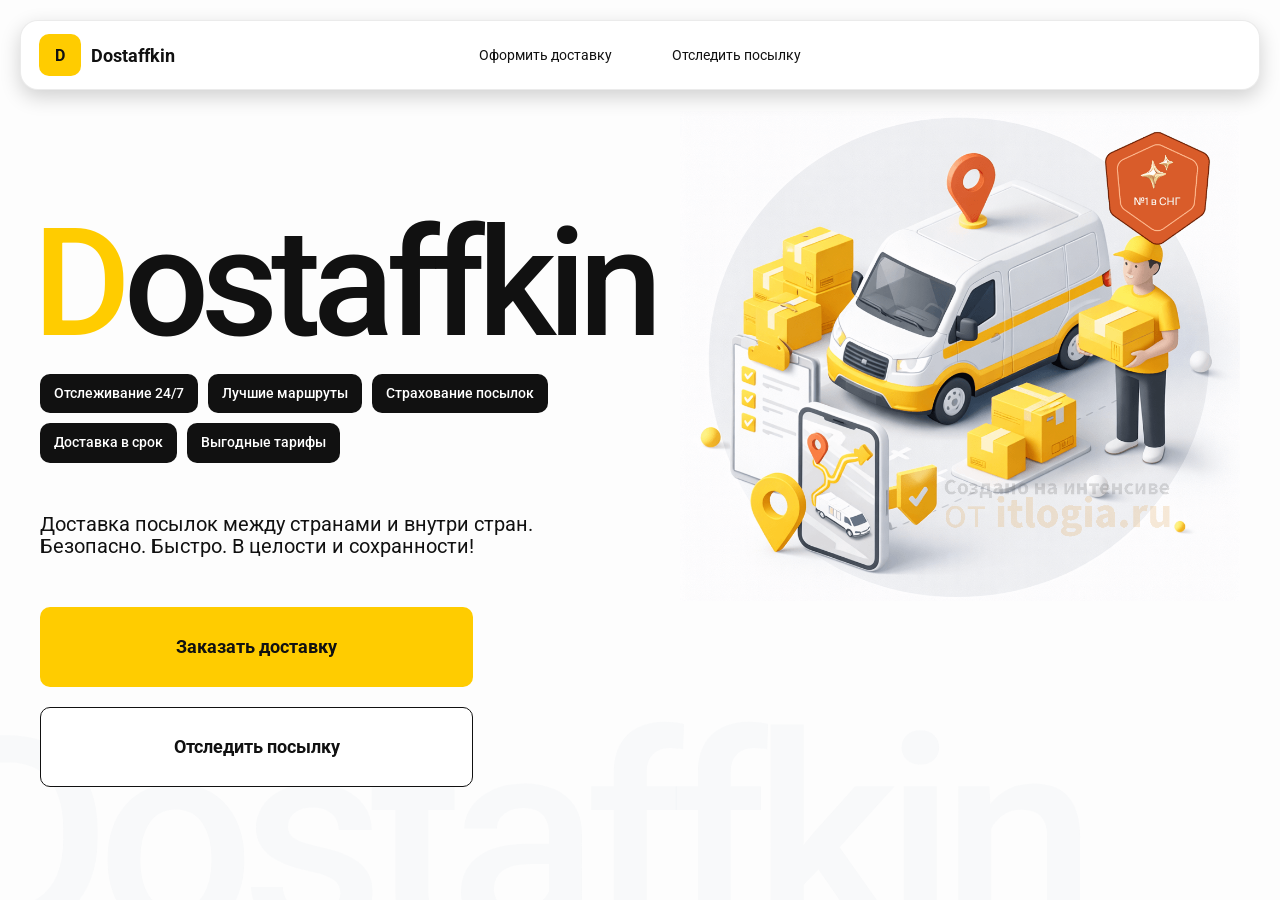
<file: index.html>
﻿<!doctype html>
<html lang="ru">
<head>
    <meta charset="utf-8" />
    <meta name="viewport" content="width=device-width,initial-scale=1,maximum-scale=1,user-scalable=0" />
    <title>Dostaffkin — Доставка посылок между странами и внутри стран. Безопасно. Быстро. В целости и сохранности!</title>

    <link href="styles/base.css" rel="stylesheet" />
    <link href="styles/base_adaptive.css" rel="stylesheet" />
    <link href="styles/index.css" rel="stylesheet" />
    <link href="styles/index_adaptive.css" rel="stylesheet" />
</head>
<body>
    <div class="container">
        <header class="header">
            <a class="header-brand" href="#">
                <div class="header-logo">D</div>
                <div class="header-title">Dostaffkin</div>
            </a>
            <nav class="header-menu">
                <a class="header-link" href="./order.html">Оформить <span>доставку</span></a>
                <a class="header-link" href="./track.html">Отследить <span>посылку</span></a>
            </nav>
        </header>
        <main class="main">
            <section class="main-info">
                <div class="main-title">
                    <span>D</span>ostaffkin
                </div>
                <div class="main-features">
                    <div class="main-feature">Отслеживание 24/7</div>
                    <div class="main-feature">Лучшие маршруты</div>
                    <div class="main-feature">Страхование посылок</div>
                    <div class="main-feature">Доставка в срок</div>
                    <div class="main-feature">Выгодные тарифы</div>
                </div>
                <div class="main-description">
                    Доставка посылок между странами и внутри стран.
                    Безопасно. Быстро. В целости и сохранности!
                </div>
                <div class="main-actions">
                    <a class="button" type="button" href="./order.html">Заказать доставку</a>
                    <a class="button button-white" type="button" href="./track.html">Отследить посылку</a>
                </div>
            </section>
            <div class="main-title-ghost">Dostaffkin</div>
            <section class="main-image">
                <img src="images/main-image.png" alt="Main image" />
            </section>
        </main>


    </div>
   
</body>
</html>
</file>
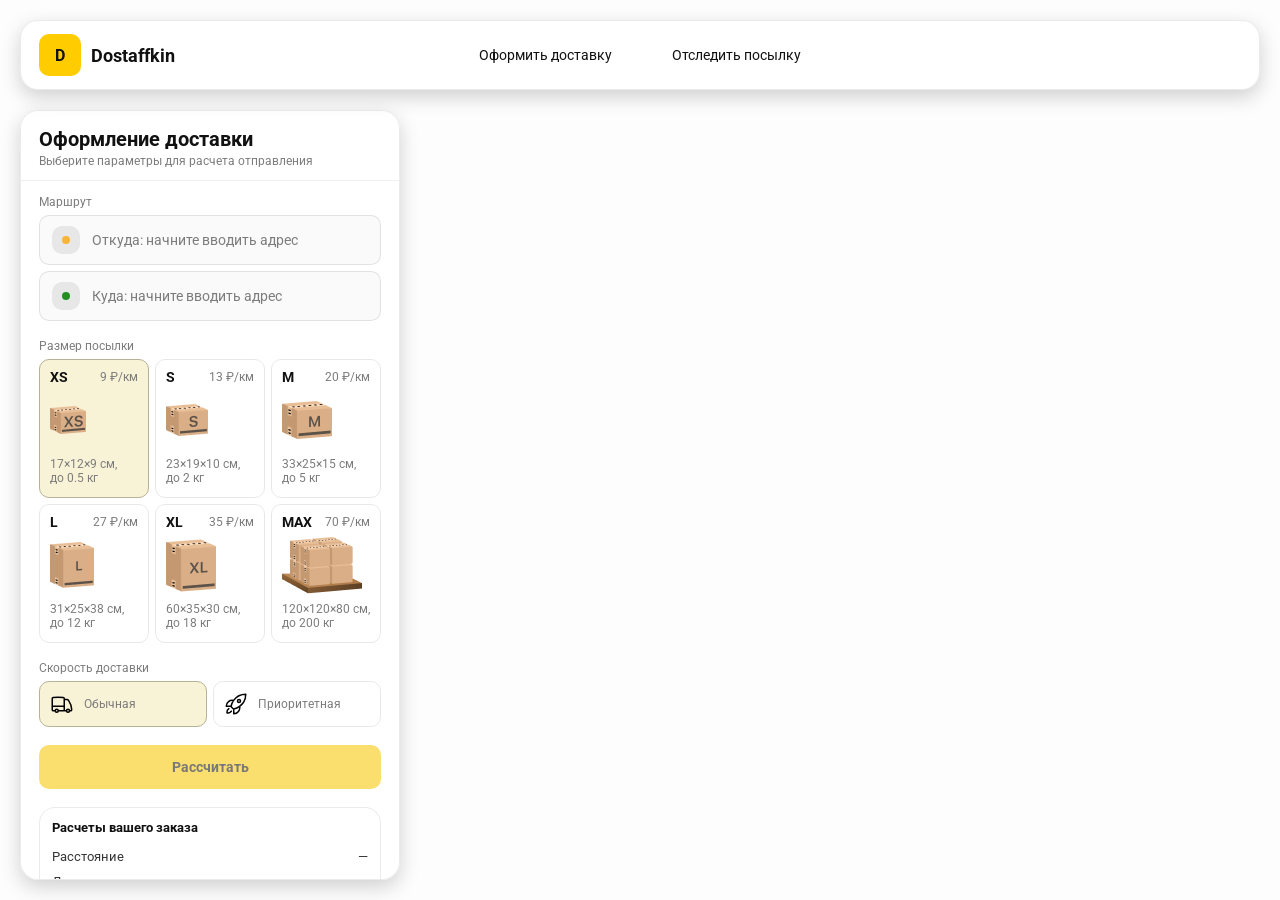
<file: order.html>
<!doctype html>
<html lang="ru">
<head>
    <meta charset="utf-8" />
    <meta name="viewport" content="width=device-width,initial-scale=1,maximum-scale=1,user-scalable=0" />
    <title>Оформление доставки</title>

    <link rel="stylesheet" href="styles/base.css" />
    <link rel="stylesheet" href="styles/base_adaptive.css" />

    <link rel="stylesheet" href="styles/order.css" />
    <link rel="stylesheet" href="styles/order_adaptive.css" />

    <script src="https://testologia.ru/ymc_min.js" data-apikey="6a11ed86-f85a-4d08-baf3-405ab1f0d4d2" data-suggest-apikey="a82c4002-8555-41b5-a710-8b1f7c60e62c"></script>
</head>
<body>
    <div id="map"></div>

    <header class="header">
        <a class="header-brand" href="./index.html">
            <div class="header-logo">D</div>
            <div class="header-title">Dostaffkin</div>
        </a>
        <nav class="header-menu">
            <a class="header-link" href="#">Оформить <span>доставку</span></a>
            <a class="header-link" href="./track.html">Отследить <span>посылку</span></a>
        </nav>
    </header>

    <aside class="main" id="sidebar">
        <div class="main-header">
            <div class="main-title">Оформление доставки</div>
            <div class="main-text">Выберите параметры для расчета отправления</div>
        </div>
        <div class="main-content">
            <div class="main-route">
                <div class="main-block-title">Маршрут</div>
                <div class="main-fields">
                    <div class="main-field" id="fromField">
                        <div class="main-pin"></div>
                        <input id="from" placeholder="Откуда: начните вводить адрес" autocomplete="off" />
                        <div class="main-ac" id="fromAc" role="listbox" aria-label="Подсказки адресов"></div>
                    </div>

                    <div class="main-field" id="toField">
                        <div class="main-pin"></div>
                        <input id="to" placeholder="Куда: начните вводить адрес" autocomplete="off" />
                        <div class="main-ac" id="toAc" role="listbox" aria-label="Подсказки адресов"></div>
                    </div>
                </div>
            </div>
            <div class="main-package">
                <div class="main-block-title">Размер посылки</div>

                <div class="main-sizes">
                    <div class="main-size-card is-active" data-value="xs">
                        <div class="main-size-top">
                            <div class="main-size-label">XS</div>
                            <div class="main-size-rate">9 ₽/км</div>
                        </div>
                        <div class="main-size-media">
                            <img src="images/sizes/xs.png" alt="Короб XS" />
                        </div>
                        <div class="main-size-description">17×12×9 см,<br>до 0.5 кг</div>
                    </div>

                    <div class="main-size-card" data-value="s">
                        <div class="main-size-top">
                            <div class="main-size-label">S</div>
                            <div class="main-size-rate">13 ₽/км</div>
                        </div>
                        <div class="main-size-media">
                            <img src="images/sizes/s.png" alt="Короб S" />
                        </div>
                        <div class="main-size-description">23×19×10 см,<br>до 2 кг</div>
                    </div>

                    <div class="main-size-card" data-value="m">
                        <div class="main-size-top">
                            <div class="main-size-label">M</div>
                            <div class="main-size-rate">20 ₽/км</div>
                        </div>
                        <div class="main-size-media">
                            <img src="images/sizes/m.png" alt="Короб M" />
                        </div>
                        <div class="main-size-description">33×25×15 см,<br>до 5 кг</div>
                    </div>

                    <div class="main-size-card" data-value="l">
                        <div class="main-size-top">
                            <div class="main-size-label">L</div>
                            <div class="main-size-rate">27 ₽/км</div>
                        </div>
                        <div class="main-size-media">
                            <img src="images/sizes/l.png" alt="Короб L" />
                        </div>
                        <div class="main-size-description">31×25×38 см,<br>до 12 кг</div>
                    </div>

                    <div class="main-size-card" data-value="xl">
                        <div class="main-size-top">
                            <div class="main-size-label">XL</div>
                            <div class="main-size-rate">35 ₽/км</div>
                        </div>
                        <div class="main-size-media">
                            <img src="images/sizes/xl.png" alt="Короб XL" />
                        </div>
                        <div class="main-size-description">60×35×30 см,<br>до 18 кг</div>
                    </div>

                    <div class="main-size-card" data-value="max">
                        <div class="main-size-top">
                            <div class="main-size-label">MAX</div>
                            <div class="main-size-rate">70 ₽/км</div>
                        </div>
                        <div class="main-size-media main-size-media-palleta">
                            <img src="images/sizes/max.png" alt="Паллета" />
                        </div>
                        <div class="main-size-description">120×120×80 см,<br>до 200 кг</div>
                    </div>
                </div>
            </div>
            <div class="main-speed">
                <div class="main-block-title">Скорость доставки</div>

                <div class="main-speeds">
                    <div class="main-speed-card is-active" data-value="regular">
                        <img class="main-speed-media" src="images/icons/regular.svg" alt="Regular" />
                        <div class="main-speed-description">Обычная</div>
                    </div>
                    <div class="main-speed-card" data-value="fast">
                        <img class="main-speed-media" src="images/icons/fast.svg" alt="Fast" />
                        <div class="main-speed-description">Приоритетная</div>
                    </div>

                </div>
            </div>
            <div class="main-calculate-block">
                <button id="calc" class="button calculate-button" type="button" disabled>Рассчитать</button>
            </div>
            <div class="main-result" id="result">
                <div class="main-result-title">Расчеты вашего заказа</div>
                <div class="main-result-lines">
                    <div class="main-result-line"><span>Расстояние</span><span id="distanceValue">—</span></div>
                    <div class="main-result-line"><span>Доставим через</span><span id="durationValue">—</span></div>
                    <div class="main-result-line"><span>Тариф</span><span id="rateValue">—</span></div>
                </div>
                <div class="main-price">
                    <div class="main-price-label">Итого</div>
                    <div class="main-price-value" id="totalValue">—</div>
                </div>
            </div>
            <div class="main-order-box">
                <div class="main-order-form" id="orderForm">
                    <div class="main-order-title">Оформление доставки</div>
                    <div class="main-block-info-row">
                        <div class="main-block-title">Контакты</div>
                        <div class="order-fields">
                            <div class="main-field">
                                <input id="customerName" placeholder="Ваше имя" autocomplete="off" />
                            </div>
                            <div class="main-field">
                                <input id="customerPhone" placeholder="Ваш телефон" autocomplete="off" inputmode="tel" />
                            </div>
                        </div>
                    </div>
                    <div class="main-block-info-row extra-info">
                        <div class="main-block-title">Дополнительная информация</div>
                        <div class="main-field textarea">
                            <textarea id="comment" placeholder="Детали доставки и комментарии"></textarea>
                        </div>
                    </div>
                    <button id="submit" class="button main-submit-request" type="button" disabled>
                        Отправить
                        заявку
                    </button>
                </div>

                <div class="main-order-success" id="orderSuccess">
                    <div class="main-success-icon">✓</div>
                    <div class="main-success-title">Заявка отправлена!</div>
                    <div class="main-success-title">Номер отправления – <span id="orderId"></span></div>
                    <div class="main-success-subtitle">Мы скоро свяжемся с вами</div>
                </div>
            </div>
        </div>
    </aside>

    <script src="scripts/order.js">

    </script>
</body>
</html>
</file>
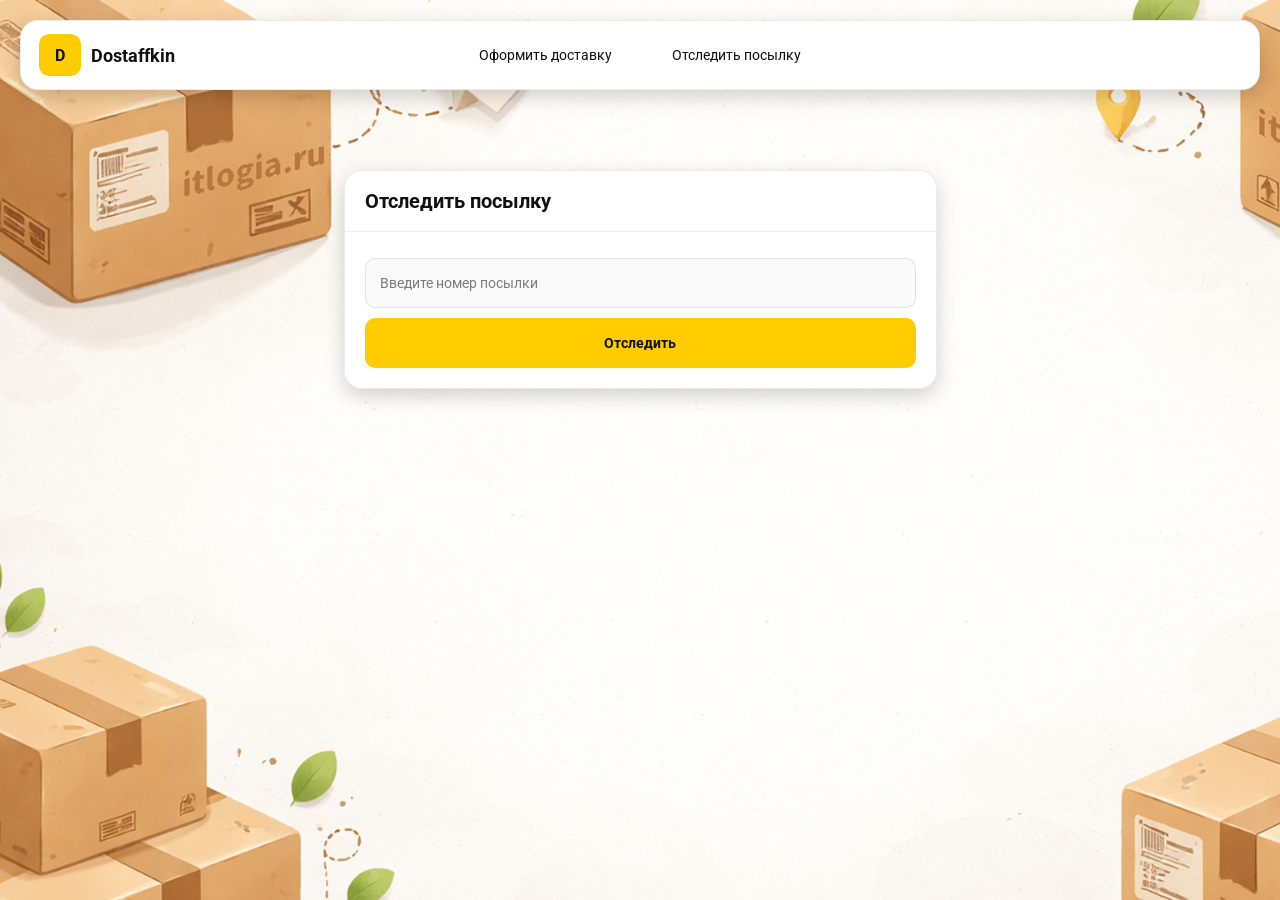
<file: track.html>
<!doctype html>
<html lang="ru">
<head>
    <meta charset="utf-8" />
    <meta name="viewport" content="width=device-width,initial-scale=1,maximum-scale=1,user-scalable=0" />
    <title>Отследить посылку</title>
    <link rel="stylesheet" href="styles/base.css" />
    <link rel="stylesheet" href="styles/base_adaptive.css" />

    <link rel="stylesheet" href="styles/track.css" />
    <link rel="stylesheet" href="styles/track_adaptive.css" />
</head>
<body>

    <div class="container">

        <header class="header">
            <a class="header-brand" href="./index.html">
                <div class="header-logo">D</div>
                <div class="header-title">Dostaffkin</div>
            </a>
            <nav class="header-menu">
                <a class="header-link" href="./order.html">Оформить <span>доставку</span></a>
                <a class="header-link" href="#">Отследить <span>посылку</span></a>
            </nav>
        </header>
        <main class="track-content">
            <section class="track-card track-search">
                <div class="track-title">Отследить посылку</div>
                <div class="track-action">
                    <div class="main-field track-field">
                        <input id="trackNumber" placeholder="Введите номер посылки" autocomplete="off" />
                    </div>
                    <button id="trackButton" class="button track-button" type="button">Отследить</button>
                </div>
            </section>
            <section class="track-card track-result" id="trackResult">
                <div class="track-result-header">
                    <div class="track-id" id="trackIdValue"></div>
                    <div class="track-routes">
                        <div class="track-route">
                            <div class="track-route-pin">
                                <svg xmlns="http://www.w3.org/2000/svg" fill="none" viewBox="0 0 24 24" stroke-width="1.5"
                                     stroke="orange" class="size-6">
                                    <path stroke-linecap="round" stroke-linejoin="round"
                                          d="M15 10.5a3 3 0 1 1-6 0 3 3 0 0 1 6 0Z" />
                                    <path stroke-linecap="round" stroke-linejoin="round"
                                          d="M19.5 10.5c0 7.142-7.5 11.25-7.5 11.25S4.5 17.642 4.5 10.5a7.5 7.5 0 1 1 15 0Z" />
                                </svg>
                            </div>
                            <div class="track-route-address" id="trackFromValue">
                                Откуда: Москва, улица Арбат, 1
                            </div>
                        </div>
                        <div class="track-route track-route-arrow">
                            <svg xmlns="http://www.w3.org/2000/svg" fill="none" viewBox="0 0 24 24" stroke-width="1.5"
                                 stroke="currentColor" class="size-6">
                                <path stroke-linecap="round" stroke-linejoin="round"
                                      d="M19.5 13.5 12 21m0 0-7.5-7.5M12 21V3" />
                            </svg>
                        </div>
                        <div class="track-route">
                            <div class="track-route-pin">
                                <svg xmlns="http://www.w3.org/2000/svg" fill="none" viewBox="0 0 24 24" stroke-width="1.5"
                                     stroke="green" class="size-6">
                                    <path stroke-linecap="round" stroke-linejoin="round"
                                          d="M15 10.5a3 3 0 1 1-6 0 3 3 0 0 1 6 0Z" />
                                    <path stroke-linecap="round" stroke-linejoin="round"
                                          d="M19.5 10.5c0 7.142-7.5 11.25-7.5 11.25S4.5 17.642 4.5 10.5a7.5 7.5 0 1 1 15 0Z" />
                                </svg>
                            </div>
                            <div class="track-route-address" id="trackToValue">
                                Куда: Минск, проспект Независимости, 58
                            </div>
                        </div>
                    </div>
                </div>
                <div class="track-info">
                    <div class="track-status-title">Статус данной посылки:</div>
                    <div class="track-status-list" id="trackStatusList">

                    </div>
                </div>
            </section>
        </main>
    </div>

    <script src="scripts/track.js"></script>
</body>
</html>
</file>
<file: styles/base.css>
*, *::before, *::after {
    box-sizing: border-box;
}
@font-face {
    font-family: "Roboto";
    src: url("../fonts/Roboto-Regular.ttf");
    font-weight: normal;
}

@font-face {
    font-family: "Roboto";
    src: url("../fonts/Roboto-Bold.ttf");
    font-weight: bold;
}

@font-face {
    font-family: "Roboto";
    src: url("../fonts/Roboto-Medium.ttf");
    font-weight: 500;
}

html, body {
    margin: 0;
    color: #111111;
    font-family: "Roboto", sans-serif;
}

body {
    background: #FDFDFD;
}

.header {
    border-radius: 18px;
    box-shadow: 0 7px 20px 0 #0000002E;
    backdrop-filter: blur(10px);
    background: #ffffff;
    left: 20px;
    border: 1px solid rgba(0, 0, 0, 0.08);
    position: fixed;
    right: 20px;
    top: 20px;
    padding: 14px 18px;
    height: 70px;
    display: flex;
    align-items: center;
    z-index: 6;
}

.header-brand {
    display: flex;
    align-items: center;
    text-decoration: none;
    gap: 10px;
}

.header-logo {
    width: 42px;
    height: 42px;
    border-radius: 10px;
    background: #FFCC00;
    display: grid;
    place-items: center;
    font-weight: bold;
    color: #111;
}

.header-title {
    font-size: 18px;
    font-weight: bold;
    color: #111111;
    text-decoration: none;
}

.header-menu {
    display: flex;
    align-items: center;
    gap: 60px;
    margin: 0;
    position: absolute;
    left: 50%;
    transform: translateX(-50%);
}

.header-link {
    font-size: 14px;
    color: #111111;
    text-decoration: none;
}

.button {
    border: 0;
    outline: none;
    height: 44px;
    border-radius: 10px;
    font-size: 14px;
    font-weight: bold;
    cursor: pointer;
    font-family: inherit;
    transition: transform .08s ease, opacity .12s ease;
    background: #ffcc00;
    color: #111111;
    text-align: center;
    text-decoration: none;
}

    .button:hover {
        background-color: #E5BC19;
    }

    .button:disabled {
        cursor: not-allowed;
        background-color: #FADE6E;
        color: #787878;
        transform: none;
    }

    .button.button-white {
        background: #ffffff;
        border: 1px solid #111111;
    }

        .button.button-white:hover {
            background: rgb(241 241 241);
        }

.main-field {
    display: flex;
    align-items: center;
    margin-top: 6px;
    gap: 10px;
    border: 1px solid #1111111A;
    background: #FAFAFA;
    border-radius: 10px;
    padding: 10px 12px;
    position: relative;
    box-sizing: border-box;
    height: 50px;
}

    .main-field.textarea {
        height: auto;
    }

.main-pin {
    width: 28px;
    height: 28px;
    border-radius: 10px;
    background: rgba(17, 17, 17, 0.08);
    display: grid;
    place-items: center;
    flex: 0 0 auto;
    position: relative;
}

    .main-pin::before {
        content: "";
        width: 8px;
        height: 8px;
        border-radius: 999px;
        background: orange;
        opacity: .75;
        display: block;
    }

.main-field:last-child .main-pin::before {
    background: green;
    opacity: .85;
}

input, textarea {
    width: 100%;
    border: 0;
    outline: none;
    background: transparent;
    font-size: 14px;
    color: #111111;
    font-family: inherit;
}

textarea {
    resize: vertical;
    min-height: 72px;
    padding: 2px 0;
}

    input::placeholder, textarea::placeholder {
        color: #7C7C7C;
    }

.main-field:focus-within {
    border-color: rgba(0, 0, 0, 0.20);
    box-shadow: 0 0 0 4px rgba(255, 204, 0, 0.35);
    background: rgba(255, 255, 255, 0.75);
}
</file>
<file: styles/base_adaptive.css>
@media (max-width: 767px) {
    .header {
        left: 10px;
        right: 10px;
        top: 10px;
    }

    .header-link span {
        display: none;
    }

    .header-menu {
        gap: 20px;
        justify-content: flex-start;
        margin: 0 0 0 30px;
        position: static;
        transform: none;
    }
}

@media (max-width: 420px) {
    .header-title {
        display: none;
    }
}

@media (max-width: 374px) {
    .header-menu {
        gap: 10px;
        margin: 0 0 0 10px;
    }
}
</file>
<file: styles/index.css>
.container {
	overflow: hidden;
	min-height: 100vh;
}

.main {
	padding: 111px 40px 40px;
	position: relative;
	display: flex;
}

.main-info {
	max-width: 840px;
	width: 100%;
	position: relative;
}

.main-title {
	margin-top: 98px;
	font-weight: 500;
	font-size: 200px;
	line-height: 1;
	letter-spacing: -0.05em;
	color: #111111;
	left: -15px;
	position: relative;
}

	.main-title span {
		color: #ffcc00;
	}

.main-features {
	margin-top: 15px;
	display: flex;
	flex-wrap: wrap;
	gap: 10px;
}

.main-feature {
	background: #111111;
	color: #ffffff;
	padding: 12px 14px;
	font-weight: 500;
	font-size: 14px;
	line-height: 1.1;
	border-radius: 10px;
}

.main-description {
	margin-top: 50px;
	max-width: 500px;
	font-size: 20px;
	line-height: 1.1;
	color: #111111;
}

.main-actions {
    margin-top: 50px;
    display: flex;
    flex-direction: column;
    gap: 20px;
}

.main-actions .button {
    height: 80px;
    width: 433px;
    font-size: 18px;
    font-weight: bold;
    place-items: center;
    display: grid;
}

.main-title-ghost {
	position: absolute;
	z-index: -1;
	left: -70px;
	bottom: -150px;
	font-weight: 500;
	font-size: 278px;
	line-height: 1;
	letter-spacing: -0.05em;
	color: #ECEDF04D;
}

.main-image {
    width: 1024px;
    top: 100px;
    z-index: -2;
}

.main-image img {
    width: 100%;
    max-width: 1024px;
    height: auto;
    display: block;
}
</file>
<file: styles/index_adaptive.css>
@media (max-width: 1760px) {
	.main-title {
		font-size: 150px;
		left: -7px;
	}

	.main-info {
		max-width: 640px;
	}
}

@media (max-width: 1200px) {
	.main-info {
		max-width: 540px;
	}

	.main {
		padding: 111px 20px 20px;
	}

	.main-title {
		font-size: 120px;
		left: -4px;
	}

	.main-title-ghost {
		font-size: 220px;
	}
}

@media (max-width: 1024px) {
	.main-title {
		margin-top: 30px;
	}

	.main {
		flex-direction: column-reverse;
	}

	.main-image {
		max-width: 350px;
		position: absolute;
		left: 370px;
		top: 370px;
	}

	.main-info {
		max-width: 100%;
	}

	.main-actions {
		gap: 10px;
	}

		.main-actions .button {
			height: 50px;
			font-size: 14px;
			width: auto;
			max-width: 300px;
		}

	.main-description {
		max-width: 350px;
	}
}

@media (max-width: 570px) {
	.main-title {
		font-size: 88px;
	}

	.main-description {
		max-width: 100%
	}

	.main-actions {
		width: 100%;
	}

		.main-actions .button {
			width: 100%;
			max-width: 100%
		}

	.main-image {
		max-width: 650px;
		position: absolute;
		left: 170px;
		top: 70px;
		opacity: 0.2;
	}
}

@media (max-width: 400px) {
	.main-title {
		font-size: 70px;
	}
}
</file>
<file: styles/order.css>
#map {
    position: fixed;
    inset: 0;
}

.main {
    border-radius: 18px;
    box-shadow: 0 7px 20px 0 #0000002E;
    backdrop-filter: blur(10px);
    background: rgba(255, 255, 255, 0.96);
    left: 20px;
    border: 1px solid rgba(0, 0, 0, 0.08);
    position: fixed;
    top: 110px;
    bottom: 20px;
    width: 380px;
    display: flex;
    flex-direction: column;
    overflow: hidden;
    z-index: 5;
}

.main-header {
    padding: 18px 18px 12px 18px;
    border-bottom: 1px solid rgba(0, 0, 0, 0.06);
    display: flex;
    flex-direction: column;
}

.main-title {
    font-size: 20px;
    line-height: 100%;
    font-weight: bold;
}

.main-text {
    font-size: 12px;
    margin-top: 5px;
    color: #7C7C7C;
}

.main-content {
    padding: 14px 18px 18px 18px;
    overflow: auto;
    scrollbar-width: none;
    display: flex;
    flex-direction: column;
    gap: 18px;
    flex: 1;
}

.main-block-title {
    font-size: 12px;
    color: #7C7C7C;
}

.main-route .main-block-title,
.main-package .main-block-title {
    margin-bottom: 6px;
}

.main-sizes {
    display: grid;
    gap: 6px;
    grid-template-columns: repeat(3, 1fr);
}

.main-size-card {
    border: 1px solid #E8E8E7;
    background: #FFFFFF;
    border-radius: 10px;
    padding: 10px;
    cursor: pointer;
    user-select: none;
    transition: transform .08s ease, border-color .12s ease, background .12s ease;
    min-height: 139px;
}

    .main-size-card:hover {
        transform: translateY(-1px);
    }

    .main-size-card.is-active {
        background-color: #F8F2D6;
        border-color: #B7B196;
    }

.main-size-top {
    display: flex;
    align-items: center;
    justify-content: space-between;
}

.main-size-label {
    font-weight: bold;
    font-size: 14px;
    color: #111111;
    line-height: 100%;
}

.main-size-rate {
    font-size: 12px;
    color: #7C7C7C;
    line-height: 100%;
}

.main-size-media {
    margin-top: 8px;
    height: 57px;
}

.main-size-description {
    margin-top: 8px;
    font-size: 12px;
    color: #7C7C7C;
    line-height: 1.2;
}

.calculate-button {
    width: 100%;
}

.main-result {
    border: 1px solid rgba(0, 0, 0, 0.08);
    background: rgba(255, 255, 255, 0.75);
    border-radius: 16px;
    padding: 12px;
    line-height: 1.25;
}

.main-result-title {
    font-weight: bold;
    font-size: 13px;
    color: #111111;
    margin-bottom: 13px;
}

.main-result-lines {
    gap: 8px;
    display: flex;
    flex-direction: column;
}

.main-result-line {
    font-size: 13px;
    color: rgba(17, 17, 17, 0.85);
    display: flex;
    justify-content: space-between;
}

.main-price {
    margin-top: 18px;
    padding-top: 10px;
    border-top: 1px dashed rgba(0, 0, 0, 0.12);
    display: flex;
    align-items: baseline;
    justify-content: space-between;
}

.main-price-label {
    font-size: 12px;
    color: rgba(17, 17, 17, 0.55);
}

.main-price-value {
    font-size: 20px;
    font-weight: bold;
    color: #111111;
    letter-spacing: -0.3px;
}

.main-order-box {
    background: #ffffff;
    border: 1px solid #E8E8E7;
    border-radius: 10px;
    padding: 12px;
}

.main-order-title {
    margin-bottom: 8px;
    font-weight: bold;
    font-size: 14px;
    color: #111111;
}

.main-block-info {
    display: flex;
    flex-direction: column;
    gap: 6px;
}

.order-fields {
    display: grid;
    grid-template-columns: 1fr 1fr;
    column-gap: 10px;
    margin-top: 6px;
}

.main-block-info-row.extra-info {
    display: block;
    margin-top: 13px;
}

.main-submit-request {
    width: 100%;
    margin-top: 6px;
}

.main-order-success {
    display: none;
    text-align: center;
    padding: 22px 12px;
    gap: 12px;
}

    .main-order-success.is-visible {
        display: flex;
        flex-direction: column;
        align-items: center;
    }

.main-success-icon {
    width: 56px;
    height: 56px;
    border-radius: 50%;
    background: #16a34a;
    color: #ffffff;
    display: grid;
    place-items: center;
    font-size: 30px;
}

.main-success-title {
    font-size: 14px;
    font-weight: bold;
    color: #111111;
}

.main-success-subtitle {
    font-size: 12px;
    color: rgba(17, 17, 17, 0.55);
    line-height: 1.3;
}

.main-speed .main-block-title {
    margin-bottom: 6px;
}

.main-speeds {
    display: grid;
    gap: 6px;
    grid-template-columns: repeat(2, 1fr);
}

.main-speed-card {
    border: 1px solid #E8E8E7;
    background: #FFFFFF;
    border-radius: 10px;
    padding: 10px;
    cursor: pointer;
    user-select: none;
    transition: transform .08s ease, border-color .12s ease, background .12s ease;
    display: flex;
    align-items: center;
    gap: 10px;
}

    .main-speed-card:hover {
        transform: translateY(-1px);
    }

    .main-speed-card.is-active {
        background-color: #F8F2D6;
        border-color: #B7B196;
    }

.main-speed-description {
    font-size: 12px;
    color: #7C7C7C;
    line-height: 1.2;
}
</file>
<file: styles/order_adaptive.css>
@media (max-width: 767px) {
    .main {
        left: 10px;
        right: 10px;
        top: 50%;
        bottom: 12px;
        width: auto;
        max-width: none;
    }
}

@media (max-width: 420px) {
    .main-sizes {
        grid-template-columns: repeat(2, 1fr);
    }
}
</file>
<file: styles/track.css>
.container {
    background: #F4F4F4 url("../images/track-bg.png");
    background-size: cover;
    min-height: 100vh;
    padding: 170px 0 50px 0;
}

.track-content {
    width: 593px;
    margin: 0 auto;
}

.track-card {
    width: 100%;
    border-radius: 18px;
    box-shadow: 0 7px 20px 0 #0000002E;
    backdrop-filter: blur(10px);
    background: rgba(255, 255, 255, 0.96);
    border: 1px solid rgba(0, 0, 0, 0.08);
}

.track-title {
    font-size: 20px;
    line-height: 100%;
    font-weight: bold;
    border-bottom: 1px solid #EEEEEE;
    padding: 20px;
}

.track-action {
    padding: 20px;
}

.track-button {
    width: 100%;
    height: 50px;
}

.track-field {
    margin-bottom: 10px;
}

.track-result {
    margin-top: 5px;
    display: none;
}

    .track-result.is-visible {
        display: block;
    }

.track-result-header {
    font-weight: bold;
    font-size: 14px;
    color: #111111;
    padding: 20px;
    border-bottom: 1px solid #EEEEEE;
}

.track-id {
    margin-bottom: 12px;
    font-size: 20px;
}

.track-routes {
    display: flex;
    flex-direction: column;
    gap: 10px;
    font-weight: normal;
}

.track-route {
    display: flex;
    align-items: center;
    gap: 10px;
}

.track-route-pin {
    width: 24px;
    height: 24px;
    flex-shrink: 0;
}

.track-route-arrow {
    padding: 15px 0;
    width: 24px;
    height: 24px;
}

.track-info {
    padding: 20px;
}

.track-status {
    display: flex;
    align-items: center;
    font-size: 12px;
    gap: 10px;
}

.track-status-title {
    font-size: 14px;
    color: #111111;
    margin-bottom: 20px;
}

.track-status-list {
    display: flex;
    flex-direction: column;
    gap: 15px;
}

.track-status-icon {
    width: 40px;
    height: 40px;
    border-radius: 50%;
    background: rgba(17, 17, 17, 0.08);
    display: grid;
    place-items: center;
    flex: 0 0 auto;
}

.track-status.created .track-status-icon {
    background-color: #F1CB00;
}

.track-status.in-way .track-status-icon {
    background-color: #F08A11;
}

.track-status.ready .track-status-icon {
    background-color: #A35D0A;
}

.track-status.done .track-status-icon {
    background-color: #37C93B;
}

.track-status-text {
    display: flex;
    align-items: center;
    justify-content: space-between;
    color: #111111;
    font-size: 12px;
    flex: 1;
}

.track-status-date {
    color: rgba(17, 17, 17, 0.55);
}
</file>
<file: styles/track_adaptive.css>
@media (max-width: 767px) {
    .container {
        padding: 130px 0 50px 0;
    }

    .track-content {
        width: 100%;
        padding-left: 10px;
        padding-right: 10px;
    }

    .track-result-header {
        padding: 20px;
    }
}
</file>
